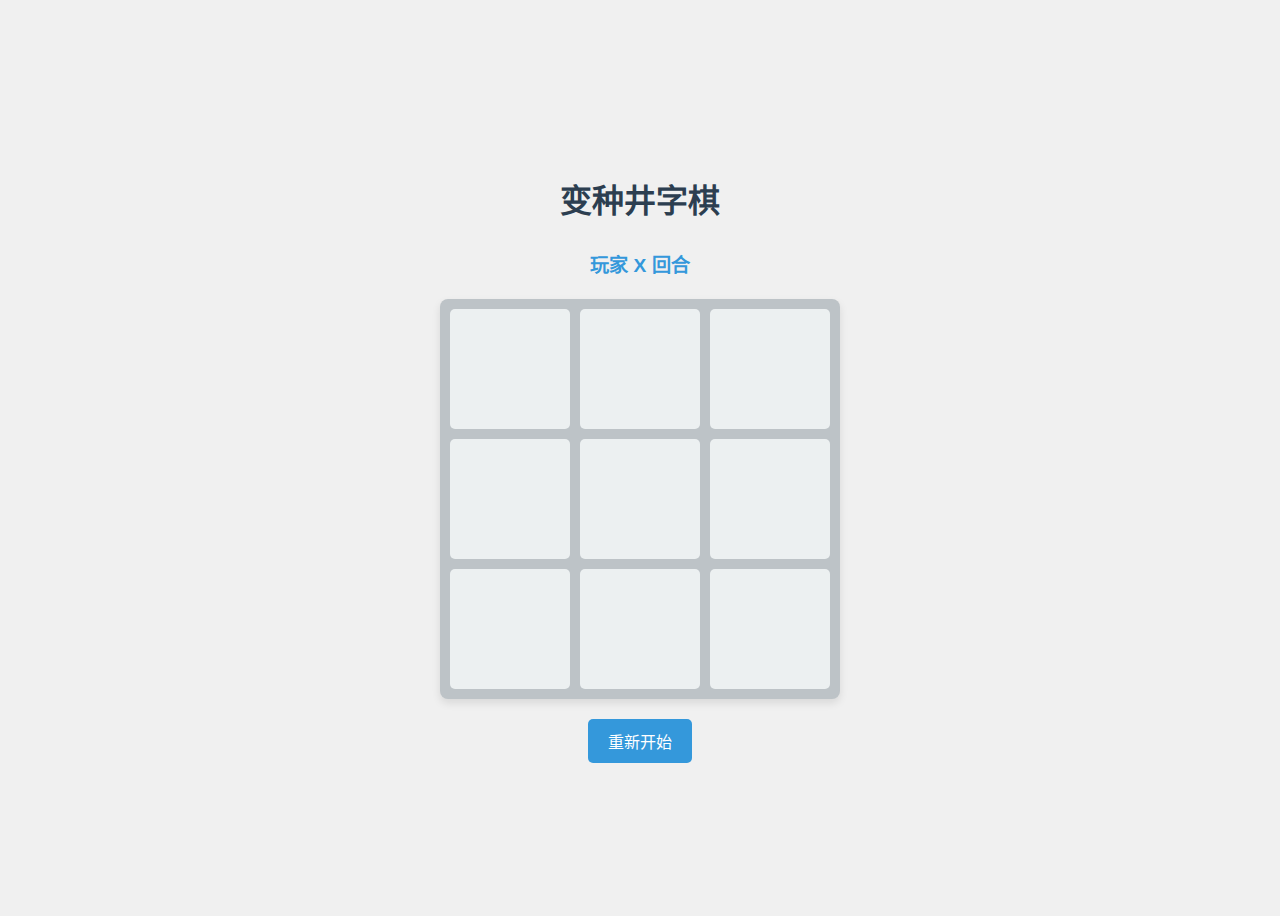
<file: index.html>
<!DOCTYPE html>
<html lang="zh-CN">
<head>
    <meta charset="UTF-8">
    <meta name="viewport" content="width=device-width, initial-scale=1.0">
    <title>变种井字棋</title>
    <link rel="stylesheet" href="style.css">
</head>
<body>
    <h1>变种井字棋</h1>
    <p id="status">玩家 X 回合</p>
    <div class="game-board">
        <div class="cell" data-index="0"></div>
        <div class="cell" data-index="1"></div>
        <div class="cell" data-index="2"></div>
        <div class="cell" data-index="3"></div>
        <div class="cell" data-index="4"></div>
        <div class="cell" data-index="5"></div>
        <div class="cell" data-index="6"></div>
        <div class="cell" data-index="7"></div>
        <div class="cell" data-index="8"></div>
    </div>
    <button id="resetButton">重新开始</button>

    <script src="script.js"></script>
</body>
</html>
</file>
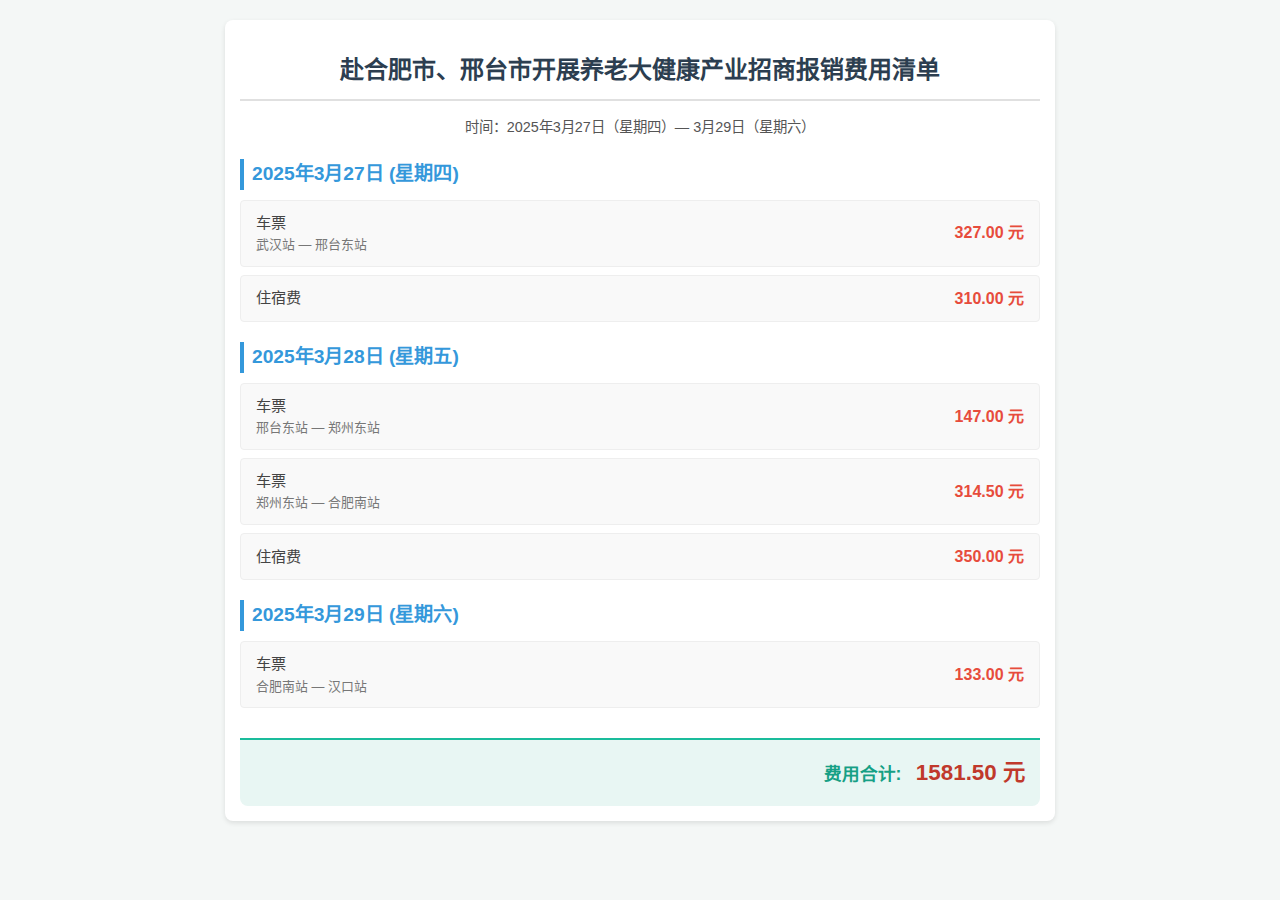
<file: xintai heifei.html>
<!DOCTYPE html>
<html lang="zh-CN">
<head>
    <meta charset="UTF-8">
    <!-- 关键：确保移动设备正确缩放 -->
    <meta name="viewport" content="width=device-width, initial-scale=1.0">
    <title>招商差旅费用清单</title>
    <style>
        /* 基本样式重置和全局设置 */
        body {
            font-family: -apple-system, BlinkMacSystemFont, "Segoe UI", Roboto, "Helvetica Neue", Arial, sans-serif;
            margin: 0;
            padding: 0;
            background-color: #f4f7f6; /* 淡雅背景色 */
            color: #333;
            line-height: 1.6;
        }

        /* 主要内容容器 */
        .container {
            max-width: 800px; /* 在大屏幕上限制宽度 */
            margin: 20px auto; /* 页面居中，上下留白 */
            padding: 15px;
            background-color: #ffffff; /* 白色背景卡片 */
            box-shadow: 0 2px 5px rgba(0,0,0,0.1); /* 轻微阴影 */
            border-radius: 8px; /* 圆角 */
        }

        /* 标题样式 */
        h1 {
            font-size: 1.5em; /* 适合移动端的标题大小 */
            color: #2c3e50; /* 深蓝灰色 */
            text-align: center;
            margin-bottom: 10px;
            border-bottom: 2px solid #e0e0e0; /* 标题下划线 */
            padding-bottom: 10px;
        }

        h2 {
            font-size: 1.2em;
            color: #3498db; /* 蓝色日期标题 */
            margin-top: 20px;
            margin-bottom: 10px;
            border-left: 4px solid #3498db; /* 左侧装饰线 */
            padding-left: 8px;
        }

        /* 行程时间信息 */
        .trip-info {
            text-align: center;
            color: #555;
            margin-bottom: 20px;
            font-size: 0.9em;
        }

        /* 费用列表 */
        ul.expense-list {
            list-style: none; /* 去掉默认列表符号 */
            padding: 0;
            margin: 0;
        }

        ul.expense-list li {
            background-color: #f9f9f9; /* 列表项淡背景 */
            margin-bottom: 8px; /* 列表项间距 */
            padding: 10px 15px;
            border-radius: 4px;
            display: flex; /* 使用 Flexbox 布局 */
            justify-content: space-between; /* 项目和金额两端对齐 */
            align-items: center; /* 垂直居中 */
            border: 1px solid #eee; /* 细边框 */
        }

        /* 费用描述 */
        .expense-description {
            color: #444;
            font-size: 0.95em;
        }
        .expense-description small { /* 额外说明，如路线 */
             color: #777;
             font-size: 0.85em;
             display: block; /* 换行显示 */
        }

        /* 费用金额 */
        .expense-amount {
            font-weight: bold;
            color: #e74c3c; /* 突出金额颜色 */
            font-size: 1em;
            white-space: nowrap; /* 防止金额换行 */
            margin-left: 10px; /* 与描述保持一点距离 */
        }

        /* 合计区域 */
        .total-section {
            margin-top: 30px;
            padding: 15px;
            background-color: #e8f6f3; /* 淡绿色背景 */
            border-top: 2px solid #1abc9c; /* 顶部强调线 */
            border-radius: 0 0 8px 8px; /* 底部圆角 */
            text-align: right; /* 文字右对齐 */
        }

        .total-label {
            font-size: 1.1em;
            font-weight: bold;
            color: #16a085; /* 强调合计标签 */
        }

        .total-amount {
            font-size: 1.4em;
            font-weight: bold;
            color: #c0392b; /* 突出总金额颜色 */
            margin-left: 10px;
        }

        /* 针对非常小的屏幕可能需要微调字体 */
        @media (max-width: 360px) {
            h1 { font-size: 1.3em; }
            .container { padding: 10px; margin: 10px; }
            ul.expense-list li { padding: 8px 10px; }
            .expense-description { font-size: 0.9em; }
            .total-label { font-size: 1em; }
            .total-amount { font-size: 1.2em; }
        }

    </style>
</head>
<body>

    <div class="container">
        <h1>赴合肥市、邢台市开展养老大健康产业招商报销费用清单</h1>
        <p class="trip-info">时间：2025年3月27日（星期四）— 3月29日（星期六）</p>

        <!-- 3月27日 -->
        <h2>2025年3月27日 (星期四)</h2>
        <ul class="expense-list">
            <li>
                <span class="expense-description">车票 <small>武汉站 — 邢台东站</small></span>
                <span class="expense-amount">327.00 元</span>
            </li>
            <li>
                <span class="expense-description">住宿费</span>
                <span class="expense-amount">310.00 元</span>
            </li>
        </ul>

        <!-- 3月28日 -->
        <h2>2025年3月28日 (星期五)</h2>
        <ul class="expense-list">
            <li>
                <span class="expense-description">车票 <small>邢台东站 — 郑州东站</small></span>
                <span class="expense-amount">147.00 元</span>
            </li>
             <li>
                <span class="expense-description">车票 <small>郑州东站 — 合肥南站</small></span>
                <span class="expense-amount">314.50 元</span>
            </li>
            <li>
                <span class="expense-description">住宿费</span>
                <span class="expense-amount">350.00 元</span>
            </li>
        </ul>

        <!-- 3月29日 -->
        <h2>2025年3月29日 (星期六)</h2>
        <ul class="expense-list">
            <li>
                <span class="expense-description">车票 <small>合肥南站 — 汉口站</small></span>
                <span class="expense-amount">133.00 元</span>
            </li>
        </ul>

        <!-- 费用合计 -->
        <div class="total-section">
            <span class="total-label">费用合计:</span>
            <span class="total-amount">1581.50 元</span>
        </div>

    </div>

</body>
</html>
</file>
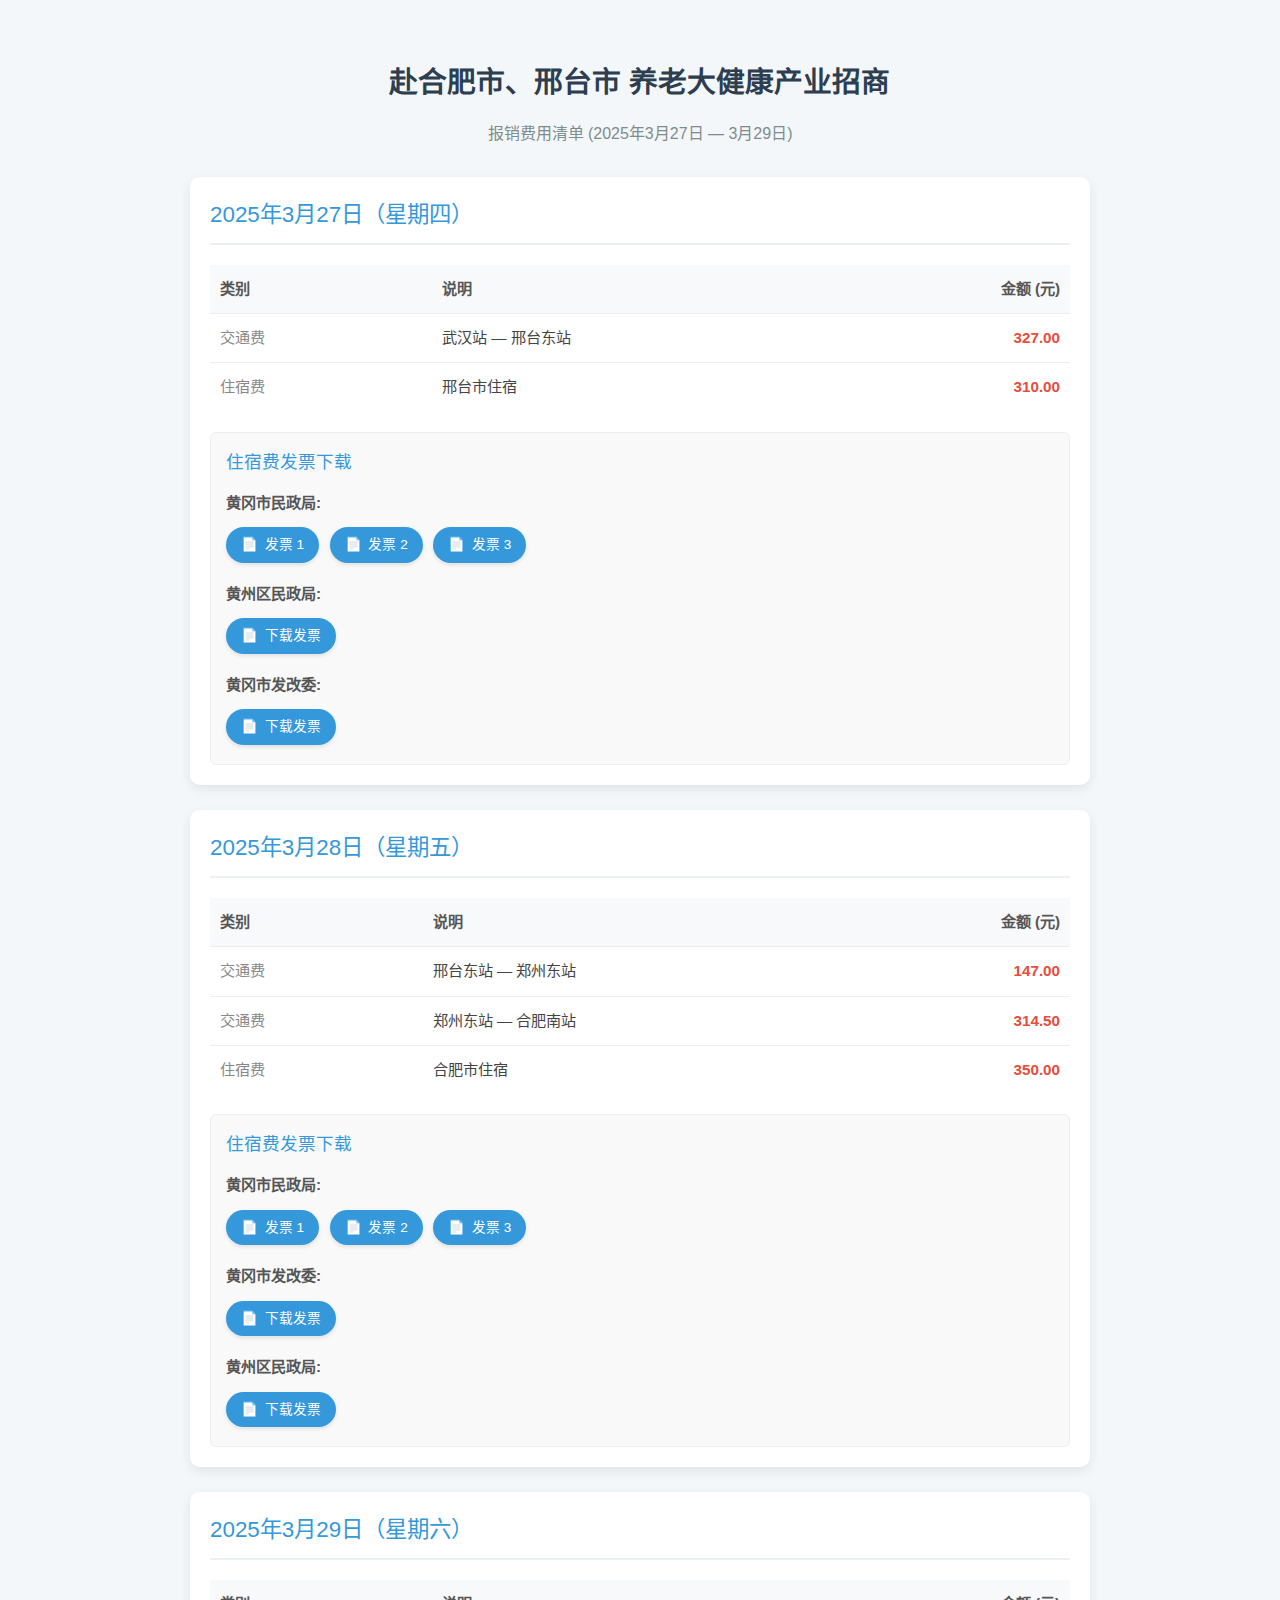
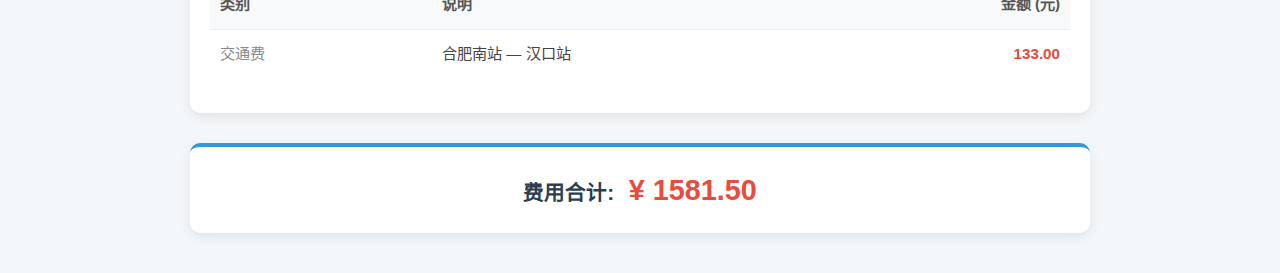
<file: xintaihefei2.html>
<!DOCTYPE html>
<html lang="zh-CN">
<head>
    <meta charset="UTF-8">
    <meta name="viewport" content="width=device-width, initial-scale=1.0">
    <title>赴合肥市、邢台市开展养老大健康产业招商报销费用清单</title>
    <style>
        /* 全局样式 */
        body {
            font-family: 'Helvetica Neue', Helvetica, Arial, 'PingFang SC', 'Hiragino Sans GB', 'Microsoft YaHei', sans-serif;
            margin: 0;
            padding: 0;
            background-color: #f4f7f9; /* 更柔和的背景色 */
            color: #333;
            line-height: 1.6;
        }
        .container {
            max-width: 900px; /* 稍微加宽以适应表格 */
            margin: 25px auto;
            padding: 15px;
            background-color: #f4f7f9; /* 与 body 背景一致，卡片会使用白色 */
        }

        /* 标题 */
        h1 {
            text-align: center;
            color: #2c3e50; /* 深蓝灰色 */
            font-size: 1.8em;
            margin-bottom: 10px;
            font-weight: 600;
        }
        .trip-duration {
             text-align: center;
             color: #7f8c8d; /* 灰色 */
             margin-bottom: 30px;
             font-size: 1em;
        }

        /* 每日费用卡片 */
        .day-card {
            background-color: #ffffff;
            border-radius: 10px;
            margin-bottom: 25px;
            padding: 20px;
            box-shadow: 0 4px 12px rgba(0, 0, 0, 0.08); /* 更柔和的阴影 */
            overflow: hidden; /* 确保内容不溢出 */
        }
        .day-card h2 {
            color: #3498db; /* 蓝色 */
            border-bottom: 2px solid #ecf0f1; /* 浅灰色下划线 */
            padding-bottom: 10px;
            margin-top: 0;
            margin-bottom: 20px;
            font-size: 1.4em;
            font-weight: 500;
        }

        /* 费用表格 */
        .expense-table-wrapper {
             overflow-x: auto; /* 允许表格水平滚动（针对小屏幕） */
            margin-bottom: 15px; /* 表格和发票区域的间距 */
        }
        .expense-table {
            width: 100%;
            border-collapse: collapse; /* 合并边框 */
            font-size: 0.95em;
        }
        .expense-table th,
        .expense-table td {
            padding: 12px 10px; /* 增加单元格内边距 */
            text-align: left;
            border-bottom: 1px solid #eee; /* 更细的行分隔线 */
        }
        .expense-table th {
            background-color: #f8f9fa; /* 表头浅灰色背景 */
            color: #555;
            font-weight: 600; /* 表头加粗 */
            white-space: nowrap; /* 防止表头换行 */
        }
        .expense-table td.category {
            color: #888;
            font-weight: 500;
            min-width: 70px; /* 类别列最小宽度 */
        }
        .expense-table td.description {
            color: #444;
        }
        .expense-table td.amount {
            font-weight: 600;
            color: #e74c3c; /* 红色金额 */
            text-align: right;
            min-width: 90px; /* 金额列最小宽度 */
            white-space: nowrap;
        }
        /* 表格最后一行无下边框 */
        .expense-table tr:last-child td {
             border-bottom: none;
        }

        /* 发票区域 */
        .invoice-area {
            margin-top: 20px;
            padding: 15px;
            background-color: #f9f9f9; /* 轻微区分背景 */
            border-radius: 6px;
            border: 1px solid #eee;
        }
        .invoice-area h3 {
            margin-top: 0;
            margin-bottom: 15px;
            font-size: 1.1em;
            color: #3498db; /* 与日期标题同色 */
            font-weight: 500;
        }
        .department-invoices {
            margin-bottom: 15px; /* 部门间距 */
        }
        .department-invoices:last-child {
             margin-bottom: 0;
        }
        .department-name {
            display: block;
            font-weight: 600;
            color: #555;
            margin-bottom: 8px;
            font-size: 0.95em;
        }
        /* 新的下载按钮样式 */
        .invoice-button {
            display: inline-block;
            background-color: #3498db; /* 主题蓝色 */
            color: white;
            padding: 7px 15px; /* 调整内边距 */
            margin: 4px 6px 4px 0;
            text-decoration: none;
            border-radius: 20px; /* 圆角胶囊形状 */
            font-size: 0.85em; /* 稍小字体 */
            transition: all 0.3s ease; /* 平滑过渡效果 */
            border: none;
            cursor: pointer;
            text-align: center;
            font-weight: 500;
            box-shadow: 0 2px 4px rgba(0, 0, 0, 0.1); /* 轻微阴影 */
        }
        .invoice-button:hover {
            background-color: #2980b9; /* 悬停时深一点的蓝色 */
            box-shadow: 0 4px 8px rgba(0, 0, 0, 0.15); /* 悬停阴影加深 */
            transform: translateY(-1px); /* 轻微上移效果 */
        }
        .invoice-button::before { /* 可选：添加小图标（简单Unicode） */
            content: "📄 "; /* 文件图标 */
            margin-right: 3px;
        }


        /* 费用合计 */
        .total-summary {
            margin-top: 30px;
            padding: 20px;
            background-color: #ffffff;
            border-radius: 10px;
            box-shadow: 0 4px 12px rgba(0, 0, 0, 0.08);
            text-align: center;
            border-top: 4px solid #3498db; /* 顶部蓝色强调线 */
        }
        .total-label {
            font-size: 1.3em;
            font-weight: 600;
            color: #2c3e50; /* 深蓝灰色 */
            margin-right: 10px;
        }
        .total-amount {
            font-size: 1.8em;
            font-weight: 700;
            color: #e74c3c; /* 红色总金额 */
        }

        /* 响应式调整 */
        @media (max-width: 768px) {
            .container {
                margin: 15px;
                padding: 10px;
            }
            h1 {
                font-size: 1.6em;
            }
            .day-card {
                padding: 15px;
            }
            .day-card h2 {
                 font-size: 1.3em;
            }
            .expense-table {
                 font-size: 0.9em; /* 移动端表格字体稍小 */
            }
             .expense-table th,
            .expense-table td {
                padding: 10px 8px;
            }
            .invoice-area {
                 padding: 12px;
            }
            .invoice-button {
                padding: 6px 12px;
                font-size: 0.8em;
            }
            .total-label {
                display: block; /* 在小屏幕上标签和金额堆叠 */
                margin-right: 0;
                margin-bottom: 5px;
                 font-size: 1.2em;
            }
            .total-amount {
                font-size: 1.6em;
            }
        }
         @media (max-width: 480px) {
             h1 { font-size: 1.4em; }
             .day-card h2 { font-size: 1.2em; }
             .invoice-button { display: block; margin: 8px auto; width: 80%; } /* 按钮在极小屏幕上占满宽度 */
         }

    </style>
</head>
<body>
    <div class="container">
        <h1>赴合肥市、邢台市 养老大健康产业招商</h1>
        <p class="trip-duration">报销费用清单 (2025年3月27日 — 3月29日)</p>

        <!-- 3月27日 -->
        <div class="day-card">
            <h2>2025年3月27日（星期四）</h2>
            <div class="expense-table-wrapper">
                <table class="expense-table">
                    <thead>
                        <tr>
                            <th>类别</th>
                            <th>说明</th>
                            <th style="text-align: right;">金额 (元)</th>
                        </tr>
                    </thead>
                    <tbody>
                        <tr>
                            <td class="category">交通费</td>
                            <td class="description">武汉站 — 邢台东站</td>
                            <td class="amount"><span class="num">327.00</span></td>
                        </tr>
                        <tr>
                            <td class="category">住宿费</td>
                            <td class="description">邢台市住宿</td>
                            <td class="amount"><span class="num">310.00</span></td>
                        </tr>
                    </tbody>
                </table>
            </div>
            <div class="invoice-area">
                <h3>住宿费发票下载</h3>
                <div class="department-invoices">
                    <span class="department-name">黄冈市民政局:</span>
                    <a href="https://nnfp.jss.com.cn/6OacPeNOFM-Eo7X" target="_blank" rel="noopener noreferrer" class="invoice-button">发票 1</a>
                    <a href="https://nnfp.jss.com.cn/6Dw53wsWFM-Tnl0" target="_blank" rel="noopener noreferrer" class="invoice-button">发票 2</a>
                    <a href="https://nnfp.jss.com.cn/6ibRA3PaFM-EPmb" target="_blank" rel="noopener noreferrer" class="invoice-button">发票 3</a>
                </div>
                <div class="department-invoices">
                    <span class="department-name">黄州区民政局:</span>
                    <a href="https://nnfp.jss.com.cn/90h9qdOOFM-1boxV" target="_blank" rel="noopener noreferrer" class="invoice-button">下载发票</a>
                </div>
                 <div class="department-invoices">
                    <span class="department-name">黄冈市发改委:</span>
                    <a href="https://nnfp.jss.com.cn/9Kt0jHTWFM-JDCa" target="_blank" rel="noopener noreferrer" class="invoice-button">下载发票</a>
                </div>
            </div>
        </div>

        <!-- 3月28日 -->
        <div class="day-card">
            <h2>2025年3月28日（星期五）</h2>
            <div class="expense-table-wrapper">
                <table class="expense-table">
                     <thead>
                        <tr>
                            <th>类别</th>
                            <th>说明</th>
                            <th style="text-align: right;">金额 (元)</th>
                        </tr>
                    </thead>
                    <tbody>
                        <tr>
                            <td class="category">交通费</td>
                            <td class="description">邢台东站 — 郑州东站</td>
                            <td class="amount"><span class="num">147.00</span></td>
                        </tr>
                        <tr>
                            <td class="category">交通费</td>
                            <td class="description">郑州东站 — 合肥南站</td>
                            <td class="amount"><span class="num">314.50</span></td>
                        </tr>
                         <tr>
                            <td class="category">住宿费</td>
                            <td class="description">合肥市住宿</td>
                            <td class="amount"><span class="num">350.00</span></td>
                        </tr>
                    </tbody>
                </table>
             </div>
             <div class="invoice-area">
                 <h3>住宿费发票下载</h3>
                 <div class="department-invoices">
                     <span class="department-name">黄冈市民政局:</span>
                     <a href="https://pis.baiwang.com/smkp-vue/previewInvoiceAllEle?param=7551B30E44CFB4CA7DBFE891347CF1B04A1A446C0370F2C8ABDC4C7A1C727FA4CD4F5346E1326ABBC6BDE9A189BD2564" target="_blank" rel="noopener noreferrer" class="invoice-button">发票 1</a>
                     <a href="https://pis.baiwang.com/smkp-vue/previewInvoiceAllEle?param=7551B30E44CFB4CA7DBFE891347CF1B04A1A446C0370F2C8ABDC4C7A1C727FA46F8AFD9974ED7BDD6DBA0B768B75B871" target="_blank" rel="noopener noreferrer" class="invoice-button">发票 2</a>
                     <a href="https://pis.baiwang.com/smkp-vue/previewInvoiceAllEle?param=7551B30E44CFB4CA7DBFE891347CF1B04A1A446C0370F2C8ABDC4C7A1C727FA4FC11DF486E915759B5412525A5FF7EC5" target="_blank" rel="noopener noreferrer" class="invoice-button">发票 3</a>
                 </div>
                 <div class="department-invoices">
                     <span class="department-name">黄冈市发改委:</span>
                     <a href="https://pis.baiwang.com/smkp-vue/previewInvoiceAllEle?param=7551B30E44CFB4CA7DBFE891347CF1B04A1A446C0370F2C8ABDC4C7A1C727FA44D4800C9F554AAD88A31D2BEC093557E" target="_blank" rel="noopener noreferrer" class="invoice-button">下载发票</a>
                 </div>
                 <div class="department-invoices">
                     <span class="department-name">黄州区民政局:</span>
                     <a href="https://pis.baiwang.com/smkp-vue/previewInvoiceAllEle?param=7551B30E44CFB4CA7DBFE891347CF1B04A1A446C0370F2C8ABDC4C7A1C727FA442A53741142FE4DA74C0452BC5BCFCE1" target="_blank" rel="noopener noreferrer" class="invoice-button">下载发票</a>
                 </div>
            </div>
        </div>

        <!-- 3月29日 -->
        <div class="day-card">
            <h2>2025年3月29日（星期六）</h2>
             <div class="expense-table-wrapper">
                <table class="expense-table">
                    <thead>
                        <tr>
                            <th>类别</th>
                            <th>说明</th>
                            <th style="text-align: right;">金额 (元)</th>
                        </tr>
                    </thead>
                    <tbody>
                        <tr>
                            <td class="category">交通费</td>
                            <td class="description">合肥南站 — 汉口站</td>
                            <td class="amount"><span class="num">133.00</span></td>
                        </tr>
                     </tbody>
                </table>
             </div>
             <!-- Note: No accommodation invoice section for this day -->
        </div>

        <!-- 费用合计 -->
        <div class="total-summary">
            <span class="total-label">费用合计:</span>
            <span id="totalAmount" class="total-amount">计算中...</span>
        </div>
    </div>

    <script>
        document.addEventListener('DOMContentLoaded', function() {
            // 选择表格中所有包含金额的单元格内的 span 元素
            const amountElements = document.querySelectorAll('.expense-table td.amount span.num');
            let total = 0;

            amountElements.forEach(element => {
                const amountText = element.textContent.trim();
                const amount = parseFloat(amountText);
                if (!isNaN(amount)) {
                    total += amount;
                } else {
                    console.warn('无法解析金额:', element.textContent);
                }
            });

            const totalAmountElement = document.getElementById('totalAmount');
            // 格式化总额，保留两位小数，并添加货币符号
            totalAmountElement.textContent = '¥ ' + total.toFixed(2);
        });
    </script>
</body>
</html>
</file>
<file: style.css>
/* 基本样式 */
body {
    font-family: 'Arial', sans-serif;
    display: flex;
    flex-direction: column;
    align-items: center;
    justify-content: center;
    min-height: 100vh;
    background-color: #f0f0f0;
    color: #333;
    padding: 20px;
    box-sizing: border-box;
}

h1 {
    color: #2c3e50;
    margin-bottom: 10px;
}

#status {
    font-size: 1.2em;
    font-weight: bold;
    margin-bottom: 20px;
    min-height: 1.5em; /* 防止文字变化时布局跳动 */
    color: #3498db;
}

/* 游戏棋盘 */
.game-board {
    display: grid;
    grid-template-columns: repeat(3, minmax(80px, 120px)); /* 响应式格子大小 */
    grid-template-rows: repeat(3, minmax(80px, 120px));    /* 响应式格子大小 */
    gap: 10px;
    background-color: #bdc3c7;
    padding: 10px;
    border-radius: 8px;
    box-shadow: 0 4px 8px rgba(0, 0, 0, 0.1);
    margin-bottom: 20px;
    /* 防止AI思考时误触 */
    pointer-events: auto; /* 默认可点击 */
    transition: pointer-events 0.3s ease; /* 平滑过渡 */
}

.cell {
    background-color: #ecf0f1;
    border-radius: 5px;
    display: flex;
    justify-content: center;
    align-items: center;
    font-size: 3em; /* 初始字体大小 */
    font-weight: bold;
    cursor: pointer;
    transition: background-color 0.3s ease, transform 0.2s ease;
    position: relative; /* 为了动画定位 */
    overflow: hidden; /* 隐藏移除动画溢出 */
}

.cell:hover {
    background-color: #dcdde1;
}

.cell.X {
    color: #e74c3c; /* X 的颜色 */
}

.cell.O {
    color: #2980b9; /* O 的颜色 */
}

/* 移除棋子动画 */
@keyframes fadeOutPiece {
    0% {
        opacity: 1;
        transform: scale(1);
    }
    100% {
        opacity: 0;
        transform: scale(0.5);
    }
}

.cell.removing::before {
    content: ''; /* 伪元素用于显示动画 */
    position: absolute;
    top: 0; left: 0; right: 0; bottom: 0;
    background-color: rgba(255, 255, 255, 0.7); /* 半透明遮罩 */
    animation: fadeOutPiece 0.6s forwards; /* 应用动画 */
    z-index: 1; /* 确保在 X/O 上方 */
}
.cell.removing span { /* 让文字也跟着动画 */
    display: inline-block; /* 使 transform 生效 */
    animation: fadeOutPiece 0.6s forwards;
    z-index: 2;
}


/* 按钮样式 */
#resetButton {
    padding: 10px 20px;
    font-size: 1em;
    color: white;
    background-color: #3498db;
    border: none;
    border-radius: 5px;
    cursor: pointer;
    transition: background-color 0.3s ease;
}

#resetButton:hover {
    background-color: #2980b9;
}

/* 响应式设计 */
@media (max-width: 600px) {
    .game-board {
        grid-template-columns: repeat(3, minmax(60px, 90px));
        grid-template-rows: repeat(3, minmax(60px, 90px));
        gap: 8px;
        padding: 8px;
    }

    .cell {
        font-size: 2.5em; /* 移动端稍小字体 */
    }

    h1 {
        font-size: 1.8em;
    }

    #status {
        font-size: 1em;
    }

    #resetButton {
        padding: 8px 16px;
        font-size: 0.9em;
    }
}

/* 禁用棋盘点击时的样式 */
.game-board.disabled {
    pointer-events: none;
    opacity: 0.7; /* 可选：视觉上表示不可用 */
}

/* 胜利/结束状态样式 (可选) */
.cell.winner {
    background-color: #2ecc71 !important; /* 获胜的格子高亮 */
    color: white;
}
</file>
